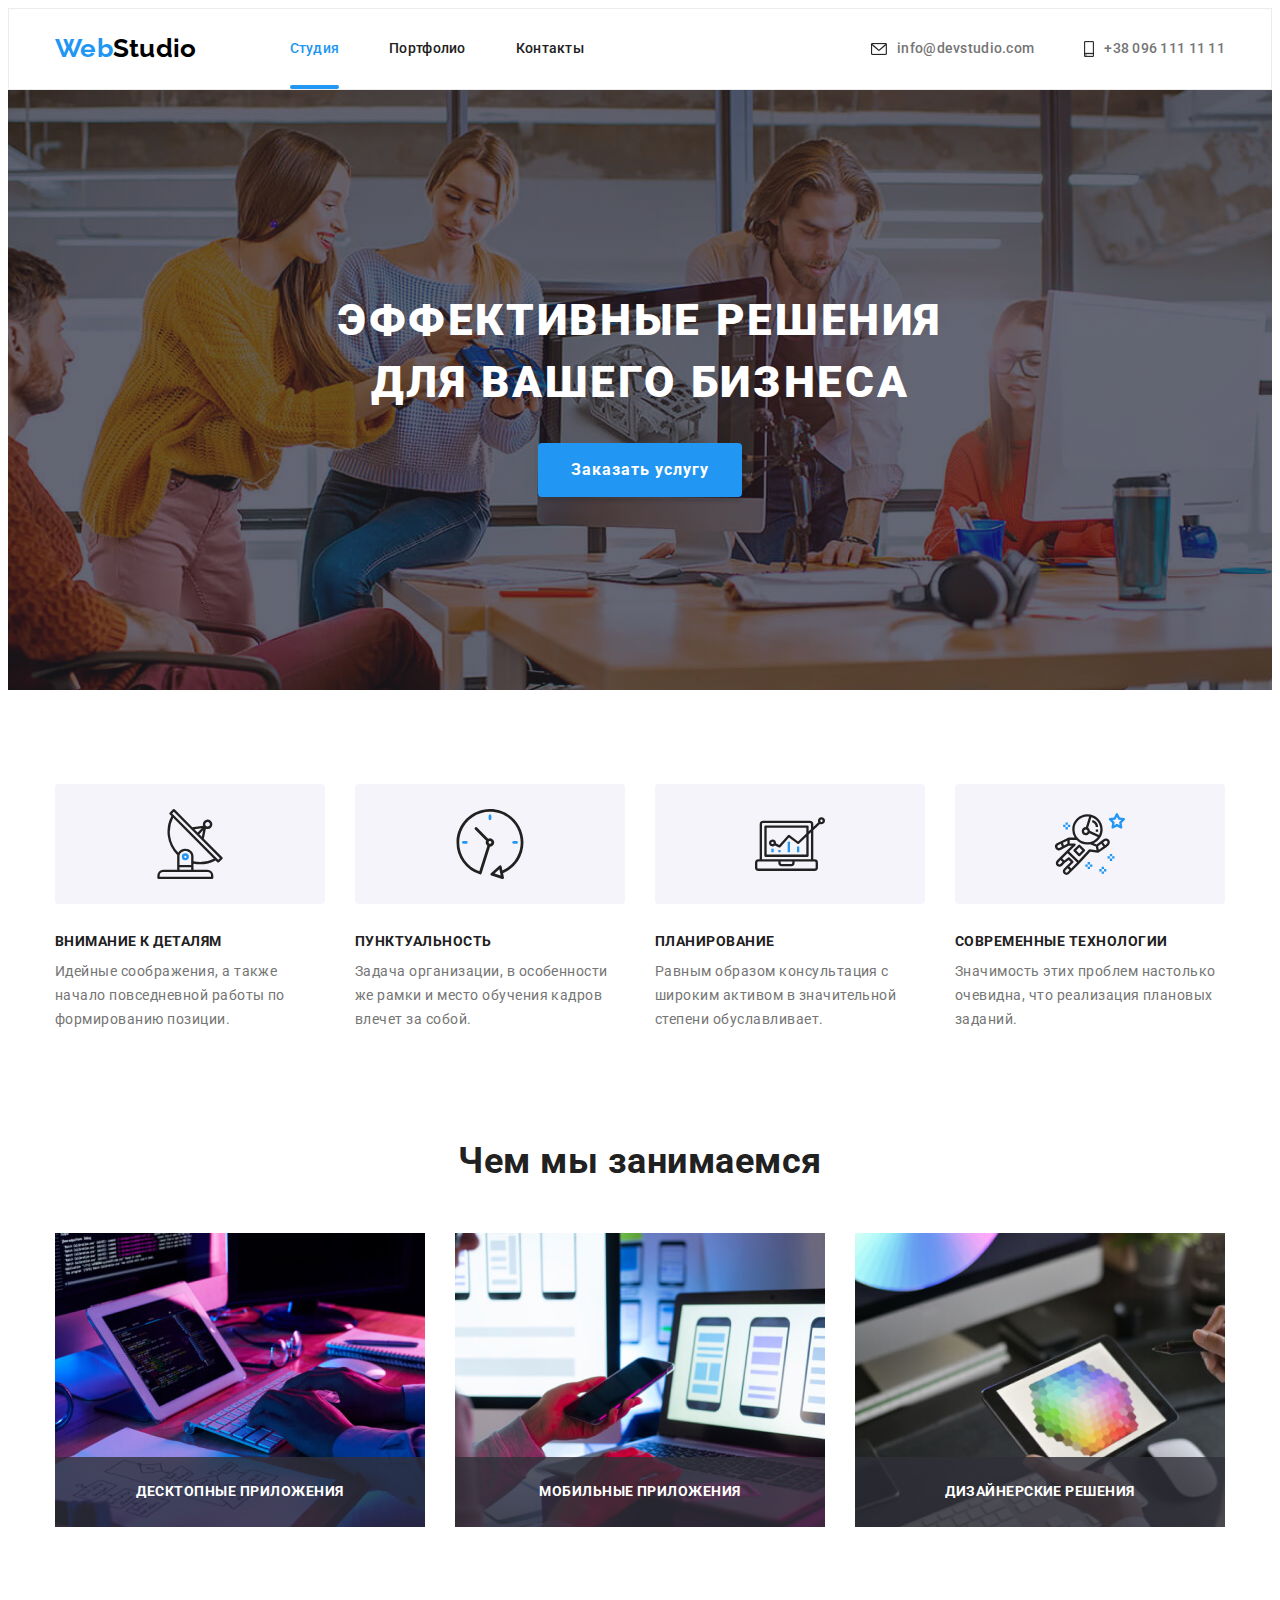
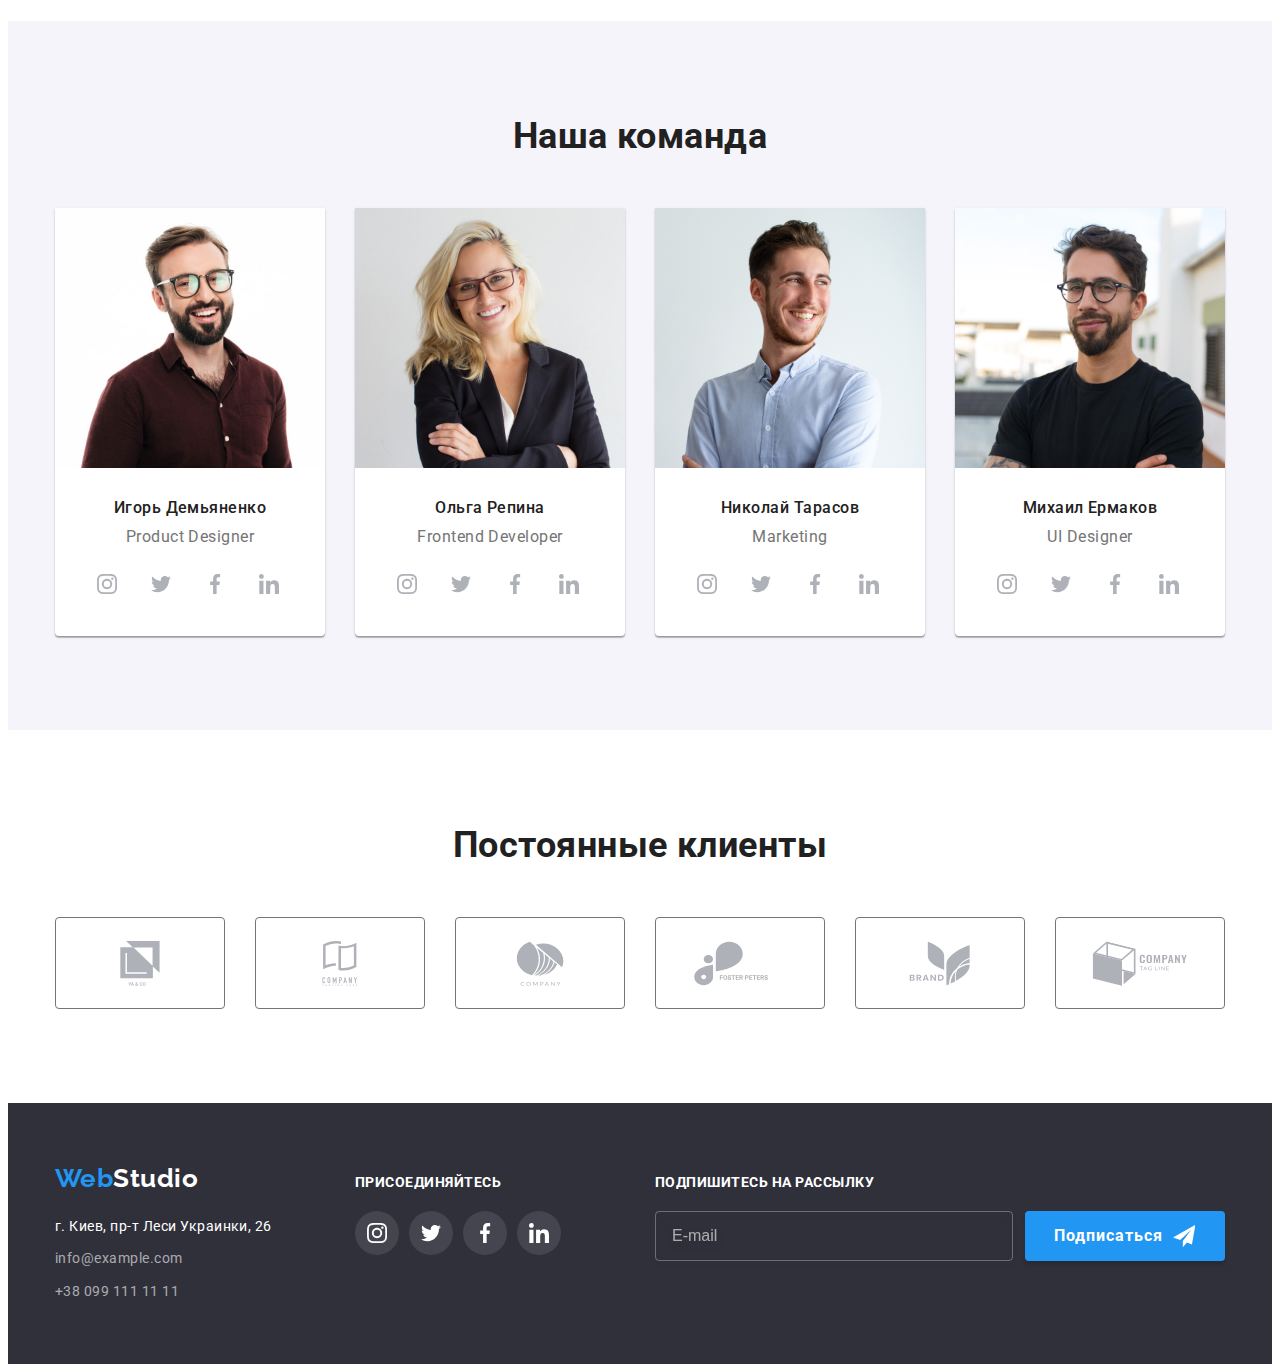
<file: index.html>
<!DOCTYPE html>
<html lang="ru">
  <head>
    <meta charset="UTF-8" />
    <meta http-equiv="X-UA-Compatible" content="IE=edge" />
    <meta name="viewport" content="width=device-width, initial-scale=1.0" />
    <title>Студия</title>
    <link
      rel="stylesheet"
      href="https://cdnjs.cloudflare.com/ajax/libs/modern-normalize/1.0.0/modern-normalize.min.css"
      integrity="sha512-ISS7cAi1PEhQ8jnbJpJZMd29NlhNj4AWYyLOSp2CE/CsHxTCu+r+t0D2yoJudVrd0/8fTVPUVDzY5Tvli75u/g=="
      crossorigin="anonymous"
    />
    <link rel="preconnect" href="https://fonts.gstatic.com" />
    <link
      rel="stylesheet"
      href="https://fonts.googleapis.com/css2?family=Raleway:wght@700&family=Roboto:wght@400;500;700;900&display=swap"
    />
    <link rel="stylesheet" href="./css/main.css" />
  </head>

  <body>
    <!-- Шапка сайта -->
    <header class="header-links">
      <div class="container full-nav">
        <nav class="main-nav">
          <!-- Лого сайта -->
          <a href="./index.html" lang="en" class="logo-accent link"
            >Web<span class="logo-header link">Studio</span></a
          >

          <!-- Навигация на другие страницы -->
          <ul class="site-nav list">
            <li class="item">
              <a href="./index.html" class="link current">Студия</a>
            </li>
            <li class="item">
              <a href="./portfolio.html" class="link">Портфолио</a>
            </li>
            <li class="item"><a href="" class="link">Контакты</a></li>
          </ul>
        </nav>

        <ul class="contacts-header list">
          <li class="item">
            <a href="mailto:info@devstudio.com" class="link">
              <svg class="contacts-icon" width="16" height="12">
                <use href="./images/icons.svg#icon-envelope"></use>
              </svg>
              info@devstudio.com</a
            >
          </li>
          <li class="item">
            <a href="tel:+380961111111" class="link">
              <svg class="contacts-icon" width="10" height="16">
                <use href="./images/icons.svg#icon-smartphone"></use>
              </svg>
              +38 096 111 11 11</a
            >
          </li>
        </ul>
      </div>
    </header>

    <main>
      <!-- Герой -->
      <section class="hero">
        <div class="container">
          <h1 class="hero-title">
            Эффективные решения
            <span class="hero-indent">для вашего бизнеса</span>
          </h1>
          <button data-modal-open type="button" class="hero-button">
            Заказать услугу
          </button>
        </div>
      </section>

      <!-- Преимущества -->
      <section class="section">
        <div class="container">
          <!-- Скрытый смысловой заголовок -->
          <h2 class="visually-hidden">Преимущества</h2>

          <ul class="list benefits">
            <li class="item">
              <div class="thumb-benefits">
                <svg class="benefits-icons-svg">
                  <use href="./images/icons.svg#icon-antenna"></use>
                </svg>
              </div>
              <h3 class="section-title-benefits">Внимание к деталям</h3>
              <p class="section-text-benefits">
                Идейные соображения, а также начало повседневной работы по
                формированию позиции.
              </p>
            </li>

            <li class="item">
              <div class="thumb-benefits">
                <svg class="benefits-icons-svg">
                  <use href="./images/icons.svg#icon-clock"></use>
                </svg>
              </div>
              <h3 class="section-title-benefits">Пунктуальность</h3>
              <p class="section-text-benefits">
                Задача организации, в особенности же рамки и место обучения
                кадров влечет за собой.
              </p>
            </li>

            <li class="item">
              <div class="thumb-benefits">
                <svg class="benefits-icons-svg">
                  <use href="./images/icons.svg#icon-diagram"></use>
                </svg>
              </div>
              <h3 class="section-title-benefits">Планирование</h3>
              <p class="section-text-benefits">
                Равным образом консультация с широким активом в значительной
                степени обуславливает.
              </p>
            </li>

            <li class="item">
              <div class="thumb-benefits">
                <svg class="benefits-icons-svg">
                  <use href="./images/icons.svg#icon-astronaut"></use>
                </svg>
              </div>
              <h3 class="section-title-benefits">Современные технологии</h3>
              <p class="section-text-benefits">
                Значимость этих проблем настолько очевидна, что реализация
                плановых заданий.
              </p>
            </li>
          </ul>
        </div>
      </section>

      <!-- Примеры работ -->
      <section class="section examples">
        <div class="container">
          <h2 class="section-title-main">Чем мы занимаемся</h2>

          <ul class="list examples">
            <li class="examples-element">
              <img
                src="./images/design1.jpg"
                alt="Программирование приложений"
                width="370"
                height="294"
              />
              <div class="overlay-examples">
                <p class="overlay-examples-text">Десктопные приложения</p>
              </div>
            </li>

            <li class="examples-element">
              <img
                src="./images/design2.jpg"
                alt="Создание дизайна приложений"
                width="370"
                height="294"
              />
              <div class="overlay-examples">
                <p class="overlay-examples-text">Мобильные приложения</p>
              </div>
            </li>

            <li class="examples-element">
              <img
                src="./images/design3.jpg"
                alt="Подбор подходящей цветовой гаммы"
                width="370"
                height="294"
              />
              <div class="overlay-examples">
                <p class="overlay-examples-text">Дизайнерские решения</p>
              </div>
            </li>
          </ul>
        </div>
      </section>

      <!-- Команда -->
      <section class="section team">
        <div class="container">
          <h2 class="section-title-main">Наша команда</h2>

          <ul class="list team">
            <li class="team-card">
              <img
                src="./images/product-designer.jpg"
                alt="Фото Игоря Демьяненко"
                width="270"
                height="260"
              />
              <div class="section-team-description">
                <h3 class="section-title-team">Игорь Демьяненко</h3>
                <p class="section-text-team" lang="en">Product Designer</p>

                <!-- Ссылки на соц. сети -->
                <ul class="social-icons">
                  <li class="social-icons-item">
                    <a
                      href=""
                      aria-label="Инстаграм"
                      class="social-icons-link"
                      target="_blank"
                      rel="noopener noreferrer"
                    >
                      <svg class="social-icons-svg">
                        <use href="./images/icons.svg#icon-instagram"></use>
                      </svg>
                    </a>
                  </li>
                  <li class="social-icons-item">
                    <a
                      href=""
                      aria-label="Твиттер"
                      class="social-icons-link"
                      target="_blank"
                      rel="noopener noreferrer"
                    >
                      <svg class="social-icons-svg">
                        <use href="./images/icons.svg#icon-twitter"></use>
                      </svg>
                    </a>
                  </li>
                  <li class="social-icons-item">
                    <a
                      href=""
                      aria-label="Фейсбук"
                      class="social-icons-link"
                      target="_blank"
                      rel="noopener noreferrer"
                    >
                      <svg class="social-icons-svg">
                        <use href="./images/icons.svg#icon-facebook"></use>
                      </svg>
                    </a>
                  </li>
                  <li class="social-icons-item">
                    <a
                      href=""
                      aria-label="Линкедин"
                      class="social-icons-link"
                      target="_blank"
                      rel="noopener noreferrer"
                    >
                      <svg class="social-icons-svg">
                        <use href="./images/icons.svg#icon-linkedin"></use>
                      </svg>
                    </a>
                  </li>
                </ul>
              </div>
            </li>

            <li class="team-card">
              <img
                src="./images/frontend-developer.jpg"
                alt="Фото Ольги Репиной"
                width="270"
                height="260"
              />
              <div class="section-team-description">
                <h3 class="section-title-team">Ольга Репина</h3>
                <p class="section-text-team" lang="en">Frontend Developer</p>

                <!-- Ссылки на соц. сети -->
                <ul class="social-icons">
                  <li class="social-icons-item">
                    <a
                      href=""
                      aria-label="Инстаграм"
                      class="social-icons-link"
                      target="_blank"
                      rel="noopener noreferrer"
                    >
                      <svg class="social-icons-svg">
                        <use href="./images/icons.svg#icon-instagram"></use>
                      </svg>
                    </a>
                  </li>
                  <li class="social-icons-item">
                    <a
                      href=""
                      aria-label="Твиттер"
                      class="social-icons-link"
                      target="_blank"
                      rel="noopener noreferrer"
                    >
                      <svg class="social-icons-svg">
                        <use href="./images/icons.svg#icon-twitter"></use>
                      </svg>
                    </a>
                  </li>
                  <li class="social-icons-item">
                    <a
                      href=""
                      aria-label="Фейсбук"
                      class="social-icons-link"
                      target="_blank"
                      rel="noopener noreferrer"
                    >
                      <svg class="social-icons-svg">
                        <use href="./images/icons.svg#icon-facebook"></use>
                      </svg>
                    </a>
                  </li>
                  <li class="social-icons-item">
                    <a
                      href=""
                      aria-label="Линкедин"
                      class="social-icons-link"
                      target="_blank"
                      rel="noopener noreferrer"
                    >
                      <svg class="social-icons-svg">
                        <use href="./images/icons.svg#icon-linkedin"></use>
                      </svg>
                    </a>
                  </li>
                </ul>
              </div>
            </li>

            <li class="team-card">
              <img
                src="./images/marketing.jpg"
                alt="Фото Николая Тарасова"
                width="270"
                height="260"
              />
              <div class="section-team-description">
                <h3 class="section-title-team">Николай Тарасов</h3>
                <p class="section-text-team" lang="en">Marketing</p>

                <!-- Ссылки на соц. сети -->
                <ul class="social-icons">
                  <li class="social-icons-item">
                    <a
                      href=""
                      aria-label="Инстаграм"
                      class="social-icons-link"
                      target="_blank"
                      rel="noopener noreferrer"
                    >
                      <svg class="social-icons-svg">
                        <use href="./images/icons.svg#icon-instagram"></use>
                      </svg>
                    </a>
                  </li>
                  <li class="social-icons-item">
                    <a
                      href=""
                      aria-label="Твиттер"
                      class="social-icons-link"
                      target="_blank"
                      rel="noopener noreferrer"
                    >
                      <svg class="social-icons-svg">
                        <use href="./images/icons.svg#icon-twitter"></use>
                      </svg>
                    </a>
                  </li>
                  <li class="social-icons-item">
                    <a
                      href=""
                      aria-label="Фейсбук"
                      class="social-icons-link"
                      target="_blank"
                      rel="noopener noreferrer"
                    >
                      <svg class="social-icons-svg">
                        <use href="./images/icons.svg#icon-facebook"></use>
                      </svg>
                    </a>
                  </li>
                  <li class="social-icons-item">
                    <a
                      href=""
                      aria-label="Линкедин"
                      class="social-icons-link"
                      target="_blank"
                      rel="noopener noreferrer"
                    >
                      <svg class="social-icons-svg">
                        <use href="./images/icons.svg#icon-linkedin"></use>
                      </svg>
                    </a>
                  </li>
                </ul>
              </div>
            </li>

            <li class="team-card">
              <img
                src="./images/ui-designer.jpg"
                alt="Фото Михаила Ермакова"
                width="270"
                height="260"
              />
              <div class="section-team-description">
                <h3 class="section-title-team">Михаил Ермаков</h3>
                <p class="section-text-team" lang="en">UI Designer</p>

                <!-- Ссылки на соц. сети -->
                <ul class="social-icons">
                  <li class="social-icons-item">
                    <a
                      href=""
                      aria-label="Инстаграм"
                      class="social-icons-link"
                      target="_blank"
                      rel="noopener noreferrer"
                    >
                      <svg class="social-icons-svg">
                        <use href="./images/icons.svg#icon-instagram"></use>
                      </svg>
                    </a>
                  </li>
                  <li class="social-icons-item">
                    <a
                      href=""
                      aria-label="Твиттер"
                      class="social-icons-link"
                      target="_blank"
                      rel="noopener noreferrer"
                    >
                      <svg class="social-icons-svg">
                        <use href="./images/icons.svg#icon-twitter"></use>
                      </svg>
                    </a>
                  </li>
                  <li class="social-icons-item">
                    <a
                      href=""
                      aria-label="Фейсбук"
                      class="social-icons-link"
                      target="_blank"
                      rel="noopener noreferrer"
                    >
                      <svg class="social-icons-svg">
                        <use href="./images/icons.svg#icon-facebook"></use>
                      </svg>
                    </a>
                  </li>
                  <li class="social-icons-item">
                    <a
                      href=""
                      aria-label="Линкедин"
                      class="social-icons-link"
                      target="_blank"
                      rel="noopener noreferrer"
                    >
                      <svg class="social-icons-svg">
                        <use href="./images/icons.svg#icon-linkedin"></use>
                      </svg>
                    </a>
                  </li>
                </ul>
              </div>
            </li>
          </ul>
        </div>
      </section>

      <!-- Постоянные клиенты -->
      <section class="section">
        <div class="container">
          <h2 class="section-title-main">Постоянные клиенты</h2>
          <ul class="list clients">
            <li class="client-card">
              <a
                href=""
                aria-label="Ya & Co"
                class="client-card-link link"
                target="_blank"
                rel="noopener noreferrer"
              >
                <svg class="client-icons-svg">
                  <use href="./images/icons.svg#icon-group"></use>
                </svg>
              </a>
            </li>

            <li class="client-card">
              <a
                href=""
                aria-label="Company Tagline Here"
                class="client-card-link link"
                target="_blank"
                rel="noopener noreferrer"
              >
                <svg class="client-icons-svg">
                  <use href="./images/icons.svg#icon-group2"></use>
                </svg>
              </a>
            </li>

            <li class="client-card">
              <a
                href=""
                aria-label="Company"
                class="client-card-link link"
                target="_blank"
                rel="noopener noreferrer"
              >
                <svg class="client-icons-svg">
                  <use href="./images/icons.svg#icon-group3"></use>
                </svg>
              </a>
            </li>

            <li class="client-card">
              <a
                href=""
                aria-label="Foster Peters"
                class="client-card-link link"
                target="_blank"
                rel="noopener noreferrer"
              >
                <svg class="client-icons-svg">
                  <use href="./images/icons.svg#icon-group4"></use>
                </svg>
              </a>
            </li>

            <li class="client-card">
              <a
                href=""
                aria-label="Brand"
                class="client-card-link link"
                target="_blank"
                rel="noopener noreferrer"
              >
                <svg class="client-icons-svg">
                  <use href="./images/icons.svg#icon-group5"></use>
                </svg>
              </a>
            </li>

            <li class="client-card">
              <a
                href=""
                aria-label="Company Tag Line"
                class="client-card-link link"
                target="_blank"
                rel="noopener noreferrer"
              >
                <svg class="client-icons-svg">
                  <use href="./images/icons.svg#icon-group6"></use>
                </svg>
              </a>
            </li>
          </ul>
        </div>
      </section>
    </main>

    <!-- Футер -->
    <footer class="footer-links">
      <div class="container">
        <div class="address">
          <a href="./index.html" lang="en" class="logo-accent link"
            >Web<span class="logo-footer link">Studio</span></a
          >

          <address>
            <ul class="list">
              <li class="footer-address">
                <a
                  class="map-link link"
                  href="https://goo.gl/maps/onrn5g9ZaPqnStBHA"
                  target="_blank"
                  rel="noopener noreferrer"
                  >г. Киев, пр-т Леси Украинки, 26</a
                >
              </li>
              <li class="contacts-footer">
                <a href="mailto:info@example.com" class="link"
                  >info@example.com</a
                >
              </li>
              <li class="contacts-footer">
                <a href="tel:+380991111111" class="link">+38 099 111 11 11</a>
              </li>
            </ul>
          </address>
        </div>

        <!-- Ссылки на соц. сети -->
        <div class="social-media-footer">
          <p class="social-media-text">присоединяйтесь</p>
          <ul class="social-icons-footer list">
            <li class="social-icons-item">
              <a
                href=""
                aria-label="Инстаграм"
                class="social-icons-link"
                target="_blank"
                rel="noopener noreferrer"
              >
                <svg class="footer social-icons-svg">
                  <use href="./images/icons.svg#icon-instagram"></use>
                </svg>
              </a>
            </li>
            <li class="social-icons-item">
              <a
                href=""
                aria-label="Твиттер"
                class="social-icons-link"
                target="_blank"
                rel="noopener noreferrer"
              >
                <svg class="social-icons-svg">
                  <use href="./images/icons.svg#icon-twitter"></use>
                </svg>
              </a>
            </li>
            <li class="social-icons-item">
              <a
                href=""
                aria-label="Фейсбук"
                class="social-icons-link"
                target="_blank"
                rel="noopener noreferrer"
              >
                <svg class="social-icons-svg">
                  <use href="./images/icons.svg#icon-facebook"></use>
                </svg>
              </a>
            </li>
            <li class="social-icons-item">
              <a
                href=""
                aria-label="Линкедин"
                class="social-icons-link"
                target="_blank"
                rel="noopener noreferrer"
              >
                <svg class="social-icons-svg">
                  <use href="./images/icons.svg#icon-linkedin"></use>
                </svg>
              </a>
            </li>
          </ul>
        </div>

        <!-- Подписаться на рассылку в футере -->
        <div class="subscription-footer">
          <form autocomplete="off" class="footer-form">
            <p class="social-media-text">Подпишитесь на рассылку</p>
            <div>
              <label class="form-field">
                <input
                  type="email"
                  class="form-input"
                  name="email"
                  placeholder="E-mail"
                />
              </label>

              <button class="mail-submit-btn" type="submit">
                Подписаться
                <svg class="footer-form-svg">
                  <use href="./images/icons.svg#icon-send"></use>
                </svg>
              </button>
            </div>
          </form>
        </div>
      </div>
    </footer>

    <!-- Модальное окно -->
    <div data-modal class="backdrop is-hidden">
      <div class="modal">
        <button
          data-modal-close
          class="modal-close"
          aria-label="Закрыть"
          type="submit"
        >
          <svg class="modal-close-svg">
            <use href="./images/icons.svg#icon-close"></use>
          </svg>
        </button>

        <form autocomplete="off" class="modal-form">
          <p class="text-modal">Оставьте свои данные, мы вам перезвоним</p>
          <label class="form-field">
            Имя
            <span class="modal-wrapper">
              <input
                type="text"
                class="form-input"
                name="name"
                pattern="^[a-zA-ZА-Яа-яЁё\s]+$"
              />
              <svg class="modal-form-svg">
                <use href="./images/icons.svg#icon-person"></use>
              </svg>
            </span>
          </label>

          <label class="form-field">
            Телефон
            <span class="modal-wrapper">
              <input
                type="tel"
                class="form-input"
                name="phone_number"
                pattern="[0-9]{5,10}"
              />
              <svg class="modal-form-svg">
                <use href="./images/icons.svg#icon-phone"></use>
              </svg>
            </span>
          </label>

          <label class="form-field">
            Почта
            <span class="modal-wrapper">
              <input type="email" class="form-input" name="email" />
              <svg class="modal-form-svg">
                <use href="./images/icons.svg#icon-email"></use>
              </svg>
            </span>
          </label>

          <label class="form-field">
            <span class="comment">Комментарий</span>
            <textarea name="comment" placeholder="Введите текст"></textarea>
          </label>

          <input
            required
            type="checkbox"
            name="terms-checkbox"
            class="checkbox visually-hidden"
            id="checkbox"
          />
          <label class="checkbox-label" for="checkbox">
            Соглашаюсь с рассылкой и принимаю
            <a class="terms" href="#" target="_blank" rel="noopener noreferrer"
              >Условия договора</a
            >
          </label>

          <button class="modal-submit-btn" type="submit">Отправить</button>
        </form>
      </div>
    </div>
    <script src="./js/modal.js"></script>
  </body>
</html>
</file>
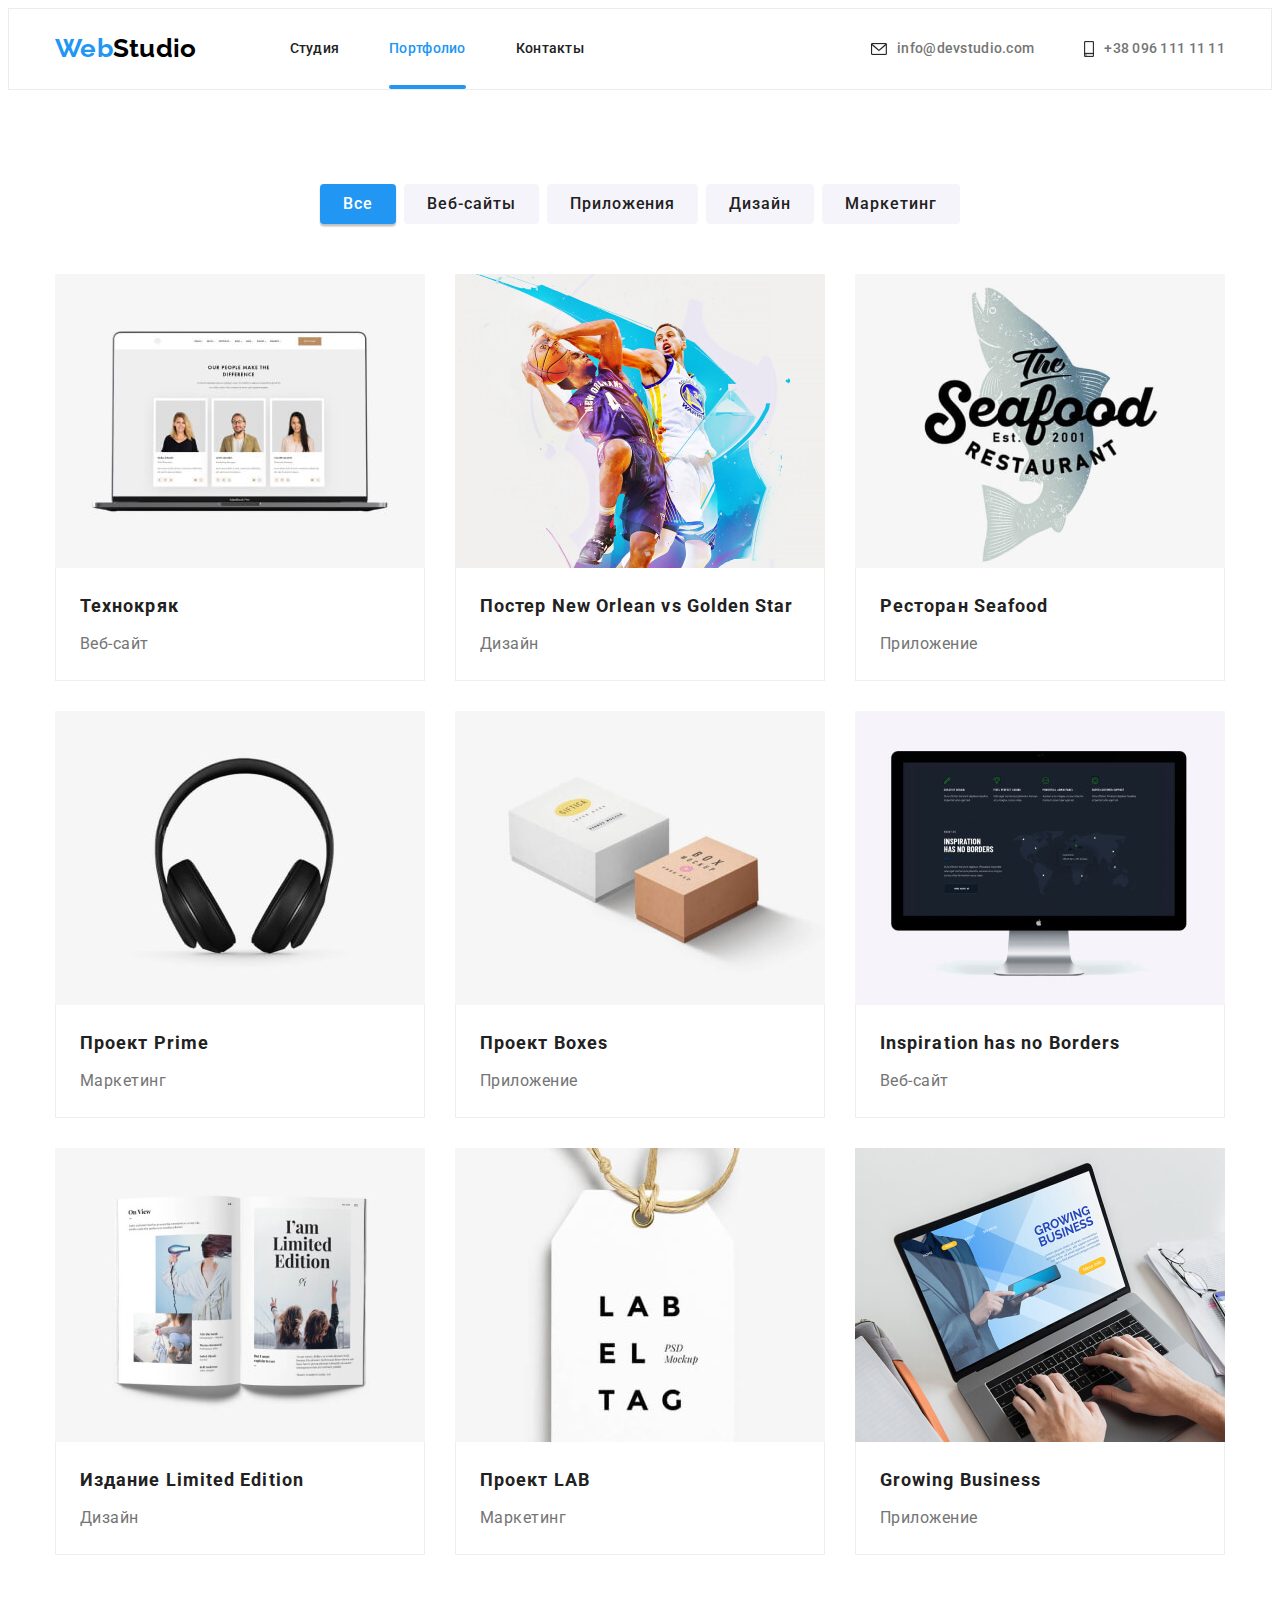
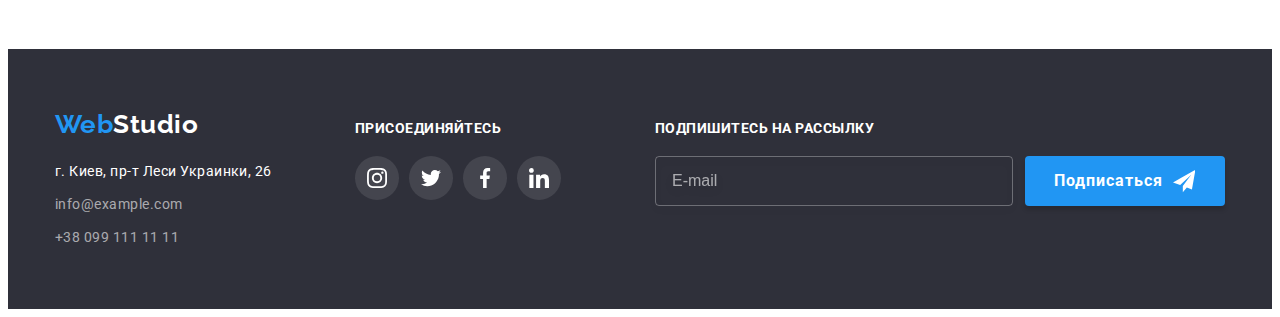
<file: portfolio.html>
<!DOCTYPE html>
<html lang="ru">
  <head>
    <meta charset="UTF-8" />
    <meta http-equiv="X-UA-Compatible" content="IE=edge" />
    <meta name="viewport" content="width=device-width, initial-scale=1.0" />
    <title>Портфолио</title>
    <link
      rel="stylesheet"
      href="https://cdnjs.cloudflare.com/ajax/libs/modern-normalize/1.0.0/modern-normalize.min.css"
      integrity="sha512-ISS7cAi1PEhQ8jnbJpJZMd29NlhNj4AWYyLOSp2CE/CsHxTCu+r+t0D2yoJudVrd0/8fTVPUVDzY5Tvli75u/g=="
      crossorigin="anonymous"
    />
    <link rel="preconnect" href="https://fonts.gstatic.com" />
    <link
      href="https://fonts.googleapis.com/css2?family=Raleway:wght@700&family=Roboto:wght@400;500;700;900&display=swap"
      rel="stylesheet"
    />
    <link rel="stylesheet" href="./css/main.css" />
  </head>

  <body>
    <!-- Шапка сайта -->
    <header class="header-links">
      <div class="container main-nav">
        <nav class="main-nav">
          <!-- Лого сайта -->
          <a href="./index.html" lang="en" class="logo-accent link"
            >Web<span class="logo-header link">Studio</span></a
          >

          <!-- Навигация на другие страницы -->
          <ul class="site-nav list">
            <li class="item"><a href="./index.html" class="link">Студия</a></li>
            <li class="item">
              <a href="./portfolio.html" class="link current">Портфолио</a>
            </li>
            <li class="item"><a href="" class="link">Контакты</a></li>
          </ul>
        </nav>

        <ul class="contacts-header list">
          <li class="item">
            <a href="mailto:info@devstudio.com" class="link">
              <svg class="contacts-icon" width="16" height="12">
                <use href="./images/icons.svg#icon-envelope"></use>
              </svg>
              info@devstudio.com</a
            >
          </li>
          <li class="item">
            <a href="tel:+380961111111" class="link">
              <svg class="contacts-icon" width="10" height="16">
                <use href="./images/icons.svg#icon-smartphone"></use>
              </svg>
              +38 096 111 11 11</a
            >
          </li>
        </ul>
      </div>
    </header>

    <main>
      <!-- Секция с проектами -->
      <section class="section">
        <div class="container">
          <!-- Скрытый смысловой заголовок -->
          <h1 class="visually-hidden">Наши проекты</h1>

          <!-- Фильтр с кнопками -->
          <ul class="list filter">
            <li class="filter-item">
              <button type="button" class="portfolio-button current">
                Все
              </button>
            </li>
            <li class="filter-item">
              <button type="button" class="portfolio-button">Веб-сайты</button>
            </li>
            <li class="filter-item">
              <button type="button" class="portfolio-button">Приложения</button>
            </li>
            <li class="filter-item">
              <button type="button" class="portfolio-button">Дизайн</button>
            </li>
            <li class="filter-item">
              <button type="button" class="portfolio-button">Маркетинг</button>
            </li>
          </ul>

          <!-- Примеры работ -->
          <ul class="list flex">
            <li class="flex-element">
              <!--<div class="flex-actions"> </div>-->
              <a class="flex-element-link" href="">
                <div class="flex-img">
                  <img
                    src="./images/techcrack.jpg"
                    alt="Главная страница веб-сайта"
                    width="370"
                    height="294"
                  />
                  <div class="overlay-project">
                    <p class="overlay-project-text">
                      Технокряк это современная площадка распространения
                      коронавируса. Компании используют эту платформу для
                      цифрового шпионажа и атак на защищённые сервера
                      конкурентов.
                    </p>
                  </div>
                </div>
                <div class="section-project-description">
                  <h2 class="section-title-project">Технокряк</h2>
                  <p class="section-text-project">Веб-сайт</p>
                </div>
              </a>
            </li>

            <li class="flex-element">
              <a class="flex-element-link" href="">
                <div class="flex-img">
                  <img
                    src="./images/poster.jpg"
                    alt="Постер для баскетбольного матча"
                    width="370"
                    height="294"
                  />
                  <div class="overlay-project">
                    <p class="overlay-project-text">
                      Технокряк это современная площадка распространения
                      коронавируса. Компании используют эту платформу для
                      цифрового шпионажа и атак на защищённые сервера
                      конкурентов.
                    </p>
                  </div>
                </div>
                <div class="section-project-description">
                  <h2 class="section-title-project">
                    Постер <span lang="en">New Orlean vs Golden Star</span>
                  </h2>
                  <p class="section-text-project">Дизайн</p>
                </div>
              </a>
            </li>

            <li class="flex-element">
              <a class="flex-element-link" href="">
                <div class="flex-img">
                  <img
                    src="./images/seafood.jpg"
                    alt="Логотип приложения ресторана"
                    width="370"
                    height="294"
                  />
                  <div class="overlay-project">
                    <p class="overlay-project-text">
                      Технокряк это современная площадка распространения
                      коронавируса. Компании используют эту платформу для
                      цифрового шпионажа и атак на защищённые сервера
                      конкурентов.
                    </p>
                  </div>
                </div>
                <div class="section-project-description">
                  <h2 class="section-title-project">
                    Ресторан <span lang="en">Seafood</span>
                  </h2>
                  <p class="section-text-project">Приложение</p>
                </div>
              </a>
            </li>

            <li class="flex-element">
              <a class="flex-element-link" href="">
                <div class="flex-img">
                  <img
                    src="./images/prime.jpg"
                    alt="Наушники как заставка проекта"
                    width="370"
                    height="294"
                  />
                  <div class="overlay-project">
                    <p class="overlay-project-text">
                      Технокряк это современная площадка распространения
                      коронавируса. Компании используют эту платформу для
                      цифрового шпионажа и атак на защищённые сервера
                      конкурентов.
                    </p>
                  </div>
                </div>
                <div class="section-project-description">
                  <h2 class="section-title-project">
                    Проект <span lang="en">Prime</span>
                  </h2>
                  <p class="section-text-project" lang="en">Маркетинг</p>
                </div>
              </a>
            </li>

            <li class="flex-element">
              <a class="flex-element-link" href="">
                <div class="flex-img">
                  <img
                    src="./images/boxes.jpg"
                    alt="Два макета коробок из проекта"
                    width="370"
                    height="294"
                  />
                  <div class="overlay-project">
                    <p class="overlay-project-text">
                      Технокряк это современная площадка распространения
                      коронавируса. Компании используют эту платформу для
                      цифрового шпионажа и атак на защищённые сервера
                      конкурентов.
                    </p>
                  </div>
                </div>
                <div class="section-project-description">
                  <h2 class="section-title-project">
                    Проект <span lang="en">Boxes</span>
                  </h2>
                  <p class="section-text-project">Приложение</p>
                </div>
              </a>
            </li>

            <li class="flex-element">
              <a class="flex-element-link" href="">
                <div class="flex-img">
                  <img
                    src="./images/inspiration.jpg"
                    alt="Главная страница веб-сайта"
                    width="370"
                    height="294"
                  />
                  <div class="overlay-project">
                    <p class="overlay-project-text">
                      Технокряк это современная площадка распространения
                      коронавируса. Компании используют эту платформу для
                      цифрового шпионажа и атак на защищённые сервера
                      конкурентов.
                    </p>
                  </div>
                </div>
                <div class="section-project-description">
                  <h2 class="section-title-project" lang="en">
                    Inspiration has no Borders
                  </h2>
                  <p class="section-text-project">Веб-сайт</p>
                </div>
              </a>
            </li>

            <li class="flex-element">
              <a class="flex-element-link" href="">
                <div class="flex-img">
                  <img
                    src="./images/limited-edition.jpg"
                    alt="Разворот журнала"
                    width="370"
                    height="294"
                  />
                  <div class="overlay-project">
                    <p class="overlay-project-text">
                      Технокряк это современная площадка распространения
                      коронавируса. Компании используют эту платформу для
                      цифрового шпионажа и атак на защищённые сервера
                      конкурентов.
                    </p>
                  </div>
                </div>
                <div class="section-project-description">
                  <h2 class="section-title-project">
                    Издание <span lang="en">Limited Edition</span>
                  </h2>
                  <p class="section-text-project">Дизайн</p>
                </div>
              </a>
            </li>

            <li class="flex-element">
              <a class="flex-element-link" href="">
                <div class="flex-img">
                  <img
                    src="./images/lab.jpg"
                    alt="Макет лейбла из проекта"
                    width="370"
                    height="294"
                  />
                  <div class="overlay-project">
                    <p class="overlay-project-text">
                      Технокряк это современная площадка распространения
                      коронавируса. Компании используют эту платформу для
                      цифрового шпионажа и атак на защищённые сервера
                      конкурентов.
                    </p>
                  </div>
                </div>
                <div class="section-project-description">
                  <h2 class="section-title-project">
                    Проект <span lang="en">LAB</span>
                  </h2>
                  <p class="section-text-project">Маркетинг</p>
                </div>
              </a>
            </li>

            <li class="flex-element">
              <a class="flex-element-link" href="">
                <div class="flex-img">
                  <img
                    src="./images/growing-business.jpg"
                    alt="Главная страница приложения"
                    width="370"
                    height="294"
                  />
                  <div class="overlay-project">
                    <p class="overlay-project-text">
                      Технокряк это современная площадка распространения
                      коронавируса. Компании используют эту платформу для
                      цифрового шпионажа и атак на защищённые сервера
                      конкурентов.
                    </p>
                  </div>
                </div>
                <div class="section-project-description">
                  <h2 class="section-title-project" lang="en">
                    Growing Business
                  </h2>
                  <p class="section-text-project">Приложение</p>
                </div>
              </a>
            </li>
          </ul>
        </div>
      </section>
    </main>

    <!-- Футер -->
    <footer class="footer-links">
      <div class="container">
        <div class="address">
          <a href="./index.html" lang="en" class="logo-accent link"
            >Web<span class="logo-footer link">Studio</span></a
          >

          <address>
            <ul class="list">
              <li class="footer-address">
                <a
                  class="map-link link"
                  href="https://goo.gl/maps/onrn5g9ZaPqnStBHA"
                  target="_blank"
                  rel="noopener noreferrer"
                  >г. Киев, пр-т Леси Украинки, 26</a
                >
              </li>
              <li class="contacts-footer">
                <a href="mailto:info@example.com" class="link"
                  >info@example.com</a
                >
              </li>
              <li class="contacts-footer">
                <a href="tel:+380991111111" class="link">+38 099 111 11 11</a>
              </li>
            </ul>
          </address>
        </div>

        <!-- Ссылки на соц. сети -->
        <div class="social-media-footer">
          <p class="social-media-text">присоединяйтесь</p>
          <ul class="social-icons-footer list">
            <li class="social-icons-item">
              <a
                href=""
                aria-label="Инстаграм"
                class="social-icons-link"
                target="_blank"
                rel="noopener noreferrer"
              >
                <svg class="footer social-icons-svg">
                  <use href="./images/icons.svg#icon-instagram"></use>
                </svg>
              </a>
            </li>
            <li class="social-icons-item">
              <a
                href=""
                aria-label="Твиттер"
                class="social-icons-link"
                target="_blank"
                rel="noopener noreferrer"
              >
                <svg class="social-icons-svg">
                  <use href="./images/icons.svg#icon-twitter"></use>
                </svg>
              </a>
            </li>
            <li class="social-icons-item">
              <a
                href=""
                aria-label="Фейсбук"
                class="social-icons-link"
                target="_blank"
                rel="noopener noreferrer"
              >
                <svg class="social-icons-svg">
                  <use href="./images/icons.svg#icon-facebook"></use>
                </svg>
              </a>
            </li>
            <li class="social-icons-item">
              <a
                href=""
                aria-label="Линкедин"
                class="social-icons-link"
                target="_blank"
                rel="noopener noreferrer"
              >
                <svg class="social-icons-svg">
                  <use href="./images/icons.svg#icon-linkedin"></use>
                </svg>
              </a>
            </li>
          </ul>
        </div>

        <!-- Подписаться на рассылку в футере -->
        <div class="subscription-footer">
          <form autocomplete="off" class="footer-form">
            <p class="social-media-text">Подпишитесь на рассылку</p>
            <div>
              <label class="form-field">
                <input
                  type="email"
                  class="form-input"
                  name="email"
                  placeholder="E-mail"
                />
              </label>

              <button class="mail-submit-btn" type="submit">
                Подписаться
                <svg class="footer-form-svg">
                  <use href="./images/icons.svg#icon-send"></use>
                </svg>
              </button>
            </div>
          </form>
        </div>
      </div>
    </footer>
  </body>
</html>
</file>
<file: css/main.css>
/* 
* Палитра 
*/

:root {
   --main-font: 'Roboto', sans-serif;
   --logo-font: 'Raleway', sans-serif;
   --accent-color: #2196f3;
   --body-hero-color: #fff;
   --title-color: #212121;
   --footer-contacts-color: rgba(255,255,255,.6);
   --main-text-color: #757575;
   --header-studio-color: #000;
   --hero-btn-shadow: 0px 4px 4px rgba(0,0,0,.15);
   --team-box-shadow: 0px 1px 3px rgba(0,0,0,0.12), 0px 1px 1px rgba(0,0,0,.14), 0px 2px 1px rgba(0,0,0,.2);
   --project-hover: 0px 1px 1px rgba(0,0,0,.12), 0px 4px 4px rgba(0,0,0,.06), 1px 4px 6px rgba(0,0,0,.16);
   --header-border: #ececec;
   --project-border: #eee;
   --bcg-team-color: #f5f4fa;
   --bcg-footer-color: #2f303a;
   --bcg-hero-color: #c4c4c4;
   --hero-overlay: rgba(47,48,58,.4), rgba(47,48,58,.4);
   --portfolio-btn-shadow: 0px 3px 1px rgba(0,0,0,.1), 0px 1px 2px rgba(0,0,0,.08), 0px 2px 2px rgba(0,0,0,.12);
   --social-icons-team: #afb1b8;
   --bcg-footer-icons: rgba(255,255,255,.1);
   --backdrop-color:  rgba(0,0,0,.2);
   --modal-window-shadow: 0px 1px 3px rgba(0,0,0,.12), 0px 1px 1px rgba(0,0,0,.14), 0px 2px 1px rgba(0,0,0,.2);
   --modal-close-btn: #0000001A;
   --trans-duration: 250ms;
   --trans-timing: cubic-bezier(.4,0,.2,1);
   --overlay-portfolio-bcg: rgba(33,150,243,.9);
   --overlay-examples-bcg: rgba(47,48,58,.8);
   --modal-fields-border: rgba(33,33,33,.2);
   --placeholder-modal: rgba(117,117,117,.5);
   --placeholder-footer: rgba(255,255,255,.6);
   --border-footer-mail: rgba(255,255,255,.3);
   --input-footer-mail: drop-shadow(0px 4px 4px rgba(0,0,0,.15));
   --btn-bcg-focus: #188CE8;
}

/* 
* Общие стили для хедера (лого, навигация, контакты) и шрифты
*/


html { box-sizing: border-box; }

*,
*::after,
*::before {
	box-sizing: inherit;
}

h1,
h2,
h3,
h4,
h5,
h6,
p {
	margin-top: 0;
}

body {
   font-family: var(--main-font);
   letter-spacing: .03em;
   color: var(--main-text-color);

   background-color: var(--body-hero-color);
}

.list { 
   list-style: none; 
   padding-left: 0;
	margin: 0;
}

.flex-element-link,
.link { 
   text-decoration: none; 
}

.section { padding: 94px 0; }

.container {
   width: 1200px;
   padding-left: 15px;
   padding-right: 15px;
   margin: 0 auto;
}

.full-nav,
.main-nav {
   display: flex;
   align-items: center;
}

.header-links {
   font-size: 14px;
   font-weight: 500;
   line-height: 1.14;
   letter-spacing: .02em;

   border: 1px solid var(--header-border);
}

.logo-accent {
   font-family: var(--logo-font);
   font-size: 26px;
   font-weight: 700;
   line-height: 1.2;
}

.header-links .logo-accent {
   padding-top: 24px;
   padding-bottom: 25px;
}

.logo-header {
   font-family: var(--logo-font);
   font-size: 26px;
   font-weight: 700;
   line-height: 1.2;
   color: var(--header-studio-color);

   transition: color var(--trans-duration) var(--trans-timing);
}

.logo-accent,
.logo-header:hover,
.logo-header:focus,
.site-nav .link:hover,
.site-nav .link:focus,
.site-nav .link.current,
.contacts-header .link:hover,
.contacts-header .link:focus {
   color: var(--accent-color);
}

.site-nav { 
   display: flex;
   margin-left: 93px;
}

.site-nav .item:not(:last-child) { margin-right: 50px; }

.site-nav .link { 
   display: block;
   padding-top: 32px;
   padding-bottom: 32px;

   color: var(--title-color); 

   transition: color var(--trans-duration) var(--trans-timing);
}

.site-nav .current { position: relative; }

.site-nav .current::after {
   position: absolute;
   bottom: 0;

   display: block;
   width: 100%;
   height: 4px;

   background-color: var(--accent-color);
   border-radius: 2px;
   content: "";
}

.contacts-header { 
   display: flex; 
   margin-left: auto;
}

.contacts-header .item + .item { margin-left: 50px; }

.contacts-header .link { 
   display: flex;
   align-items: center;
   padding-top: 32px;
   padding-bottom: 32px;

   color: var(--main-text-color); 

   transition: color var(--trans-duration) var(--trans-timing);
}

.contacts-icon { 
   margin-right: 10px;

   stroke: currentColor;
}

/* 
* Общие стили для основного контента (стиль текста, списков, кнопок и ссылок)
*/

.section-title-main {
   margin-bottom: 50px;

   font-size: 36px;
   font-weight: 700;
   line-height: 1.2;
   color: var(--title-color);
   text-align: center;
}

.visually-hidden {
   position: absolute;

   width: 1px;
   height: 1px;
   padding: 0;
   margin: -1px;

   white-space: nowrap;
   clip-path: inset(100%);
   clip: rect(0 0 0 0);
   overflow: hidden;

   border: 0;
}

img {
   display: block;
   height: auto;
   max-width: 100%;
   margin: 0;
}

/* 
* Основной контент страницы "Студия" (герой, преимущества, примеры работ и презентация команды)
*/

/* Герой - главный баннер (слоган и кнопка "Заказать услугу") */ 
.hero { 
   height: 600px;
   max-width: 1600px;
   padding-top: 200px;
   padding-bottom: 200px;
   margin-left: auto;
   margin-right: auto;

   text-align: center; 

   background-color: var(--bcg-hero-color);
   background-image: linear-gradient(to top, var(--hero-overlay)), url(../images/hero.jpg);
   background-position: center;
   background-repeat: no-repeat;
   background-size: cover;
}

.hero-title {
   margin-bottom: 30px;

   font-size: 44px;
   font-weight: 900;
   line-height: 1.4;
   letter-spacing: .06em;
   color: var(--body-hero-color);
   text-transform: uppercase;
}

.hero-indent { display: block; }

.portfolio-button,
.mail-submit-btn,
.modal-submit-btn,
.hero-button {
   min-width: 200px;
   padding: 10px 32px;

   font-family: inherit;
   font-size: 16px;
   font-weight: 700;
   line-height: 2;
   letter-spacing: .06em;
   color: var(--body-hero-color);
   text-align: center;
   cursor: pointer;

   background-color: var(--accent-color);
   border: 1px solid transparent;
   border-radius: 4px;
   box-shadow: var(--hero-btn-shadow);
   transition: background-color var(--trans-duration) var(--trans-timing);
}

.mail-submit-btn:hover,
.mail-submit-btn:focus,
.modal-submit-btn:hover,
.modal-submit-btn:focus,
.hero-button:hover,
.hero-button:focus {
   background-color: var(--btn-bcg-focus);
}

/* Преимущества работы со студией */
.benefits { display: flex; }

.benefits .item { width: 270px; }

.benefits .item:not(:last-child) { margin-right: 30px; }

.thumb-benefits { 
   display: flex;
   align-items: center;
   justify-content: center;

   height: 120px;
   margin-bottom: 30px;

   background-color: var(--bcg-team-color); 
   border-radius: 4px;
}

.benefits-icons-svg { height: 70px; }

.overlay-examples-text,
.section-title-benefits {
   font-size: 14px;
   font-weight: 700;
   line-height: 1.14;
   color: var(--title-color);
   text-transform: uppercase;
}

.section-title-benefits,
.section-title-team {
   margin-bottom: 10px;
}

.section-text-benefits {
   font-size: 14px;
   line-height: 1.7;   
}

/* Примеры работ */
.examples { padding-top: 0; }

.examples .list { display: flex; }

.examples-element:not(:last-child) { margin-right: 30px; }

.examples-element { position: relative; }

.overlay-examples {
   position: absolute;
   bottom: 0;
   left: 0;

   display: flex;
   align-items: center;
   justify-content: center;
   width: 100%;
   height: 70px;

   background-color: var(--overlay-examples-bcg);
}

.overlay-examples-text {
   margin: 0;

   color: var(--body-hero-color);
}

/* Команда - секция с именами, должностями и фото */
.team { background-color: var(--bcg-team-color); }

.team .list { display: flex; }

.team-card { 
   width: 270px;
   margin-right: 0;

   background: var(--body-hero-color);
   border-radius: 0px 0px 4px 4px;
   box-shadow: var(--team-box-shadow);
}

.team-card:not(:last-child) { margin-right: 30px; }

.section-team-description { padding: 30px; }

.section-title-team {
   font-size: 16px;
   font-weight: 500;
   line-height: 1.2;
   color: var(--title-color);
   text-align: center;
}

.section-text-team {
   margin-bottom: 16px;

   font-size: 16px;
   line-height: 1.2;
   text-align: center;
}

/* Ссылки на соц. сети в команде */
.social-icons-footer,
.social-icons {
   display: inline-flex;
   padding-left: 0;

   list-style: none; 
}

.social-icons-item:not(:last-child) { margin-right: 10px; }

.social-icons-link {
   display: flex;
   align-items: center;
   justify-content: center;
   width: 44px;
   height: 44px;

   border-radius: 50%;
   transition: fill var(--trans-duration) var(--trans-timing), background-color var(--trans-duration) var(--trans-timing);
}

.social-icons-svg {
   width: 20px;
   height: 20px;

   fill: var(--social-icons-team);

   transition: fill var(--trans-duration) var(--trans-timing);
}

.social-icons-link:hover .social-icons-svg, 
.social-icons-link:focus .social-icons-svg { 
   fill: var(--body-hero-color); 
}

.social-icons-link:hover,
.social-icons-link:focus { 
   background-color: var(--accent-color); 
}

/* Постоянные клиенты */
.clients {
   display: flex;
   align-items: center;
   justify-content: center;
}

.client-card:not(:last-child) { margin-right: 30px; }

.client-card-link {
   display: flex;
   align-items: center;
   justify-content: center;
   height: 92px;
   width: 170px;

   border: 1px solid var(--main-text-color);
   box-sizing: border-box;
   border-radius: 4px;
   transition: fill var(--trans-duration) var(--trans-timing), border-color var(--trans-duration) var(--trans-timing);
}

.client-icons-svg { 
   width: 106px;
   height: 45px;

   fill: var(--social-icons-team);
   transition: fill var(--trans-duration) var(--trans-timing);
}

.client-card-link:hover,
.client-card-link:focus,
.client-card-link:hover .client-icons-svg,
.client-card-link:focus .client-icons-svg { 
   fill: var(--accent-color); 
   border-color: var(--accent-color);
}

/* 
* Общие стили для футера (лого, ссылки с адресом и контактами)
*/

.footer-links {
   padding: 60px 15px;
   margin: 0 auto;

   background-color: var(--bcg-footer-color);
}

.footer-links .container { 
   display: flex;
   width: 1200px;
   align-items: baseline;
   flex-wrap: nowrap;

   font-family: var(--main-font); 
}

.social-media-footer { margin-right: 30px; }

address { margin-top: 20px; }

.address,
.social-media-footer {
   width: 270px;
}

.footer-links .address { 
   margin-right: 30px; 
}

.logo-footer {
   font-family: var(--logo-font);
   font-size: 26px;
   font-weight: 700;
   line-height: 1.2;
}

.map-link,
.logo-footer {
   color: var(--body-hero-color);

   transition: color var(--trans-duration) var(--trans-timing);
}

.contacts-footer { margin-top: 9px; }

.contacts-footer .link { 
   color: var(--footer-contacts-color); 

   transition: color var(--trans-duration) var(--trans-timing);
}

.map-link,
.contacts-footer {
   font-size: 14px;
   font-style: normal;
   line-height: 1.7;
}

.logo-footer:hover,
.logo-footer:focus,
.map-link:hover,
.map-link:focus,
.contacts-footer .link:hover,
.contacts-footer .link:focus {
   color: var(--accent-color);
}

/* Ссылки на соц. сети в футере */
.social-media-text {
   margin-bottom: 20px;

   font-style: normal;
   font-size: 14px;
   font-weight: 700;
   line-height: 1.17;
   color: var(--body-hero-color);
   text-transform: uppercase;
}

.social-icons-footer .social-icons-svg { fill: var(--body-hero-color); }

.social-icons-footer .social-icons-link { 
   background-color: var(--bcg-footer-icons); 
   transition: background-color var(--trans-duration) var(--trans-timing);
}

.social-icons-link:hover,
.social-icons-link:focus { 
   background-color: var(--accent-color); 
}

/* Подписаться на рассылку в футере */
.subscription-footer {
   margin-left: auto;
}

.footer-form .form-field { margin-top: 0; }

.footer-form div { 
   display: flex;
   align-items: center;
}

.footer-form .form-input {
   width: 358px;
   height: 50px;
   padding: 15px 16px;

   background: transparent;
   border: 1px solid var(--border-footer-mail);
   border-radius: 4px;
   outline: none;
   filter: var(--input-footer-mail);
   transition: border var(--trans-duration) var(--trans-timing);
}

.footer-form .form-input,
.footer-form .form-input::placeholder {
   font-size: 16px;
   line-height: 1.25;
   color: var(--placeholder-footer);
}

.footer-form .form-input:focus {
   border: 1px solid var(--accent-color);
}

.mail-submit-btn {
   display: flex;
   justify-content: center;
   align-items: center;
   width: 200px;
   height: 50px;
   padding-left: 28px;
   padding-right: 29px;
   margin-left: 12px;
}

.mail-submit-btn::after .footer-form-svg {
   width: 24px;
   height: 24px;

   content: "";
}

.footer-form-svg {
   width: 24px;
   height: 24px;
   margin-left: 10px;

   fill: var(--body-hero-color);
}

/* Модальное окно */
.backdrop {
   position: fixed;
   top: 0;
   left: 0;

   width: 100%;
   height: 100%;

   background-color: var(--backdrop-color);
   opacity: 1;
   transition: opacity var(--trans-duration) var(--trans-timing);
}

.backdrop.is-hidden {
   pointer-events: none;

   opacity: 0;
   visibility: hidden;
   transition: opacity var(--trans-duration) var(--trans-timing), visibility var(--trans-duration) var(--trans-timing);
}

.backdrop.is-hidden .modal {
   opacity: 0;
   transform: translate(-50%, -50%) scale(0.9);
   transition: opacity var(--trans-duration) var(--trans-timing), transform var(--trans-duration) var(--trans-timing);
}

.modal {
   position: absolute;
   top: 50%;
   left: 50%;

   padding: 40px;
   width: 100%;
   max-width: 528px;
   min-height: 581px;

   text-align: center;

   background-color: var(--body-hero-color);
   box-shadow: var(--modal-window-shadow);
   border-radius: 4px;
   opacity: 1;
   transform: translate(-50%, -50%) scale(1);
   transition: transform var(--trans-duration) var(--trans-timing), opacity var(--trans-duration) var(--trans-timing);
}

.modal-close {
   position: absolute;
   top: 8px;
   right: 8px;

   display: flex;
   align-items: center;
   width: 30px;
   height: 30px;
   padding: 6px;

   cursor: pointer;

   background-color: var(--body-hero-color);
   border: 1px solid var(--modal-close-btn);
   border-radius: 30px;
   transition: fill var(--trans-duration) var(--trans-timing);
}

.modal-form-svg,
.modal-close-svg {
   width: 18px;
   height: 18px;

   fill: var(--header-studio-color);
}

.modal-close:hover .modal-close-svg,
.modal-close:focus .modal-close-svg {
   fill: var(--accent-color);
}

.text-modal {
   margin: 0;

   font-weight: 700;
   font-size: 20px;
   line-height: 1.15;
   text-align: center;
   color: var(--title-color);
}

.form-field {
   display: inline-block;

   width: 100%;
   margin-top: 10px;

   font-size: 12px;
   line-height: 1.16;
   letter-spacing: .01em;
   text-align: left; 
}

.form-field input {
   height: 40px;
   padding: 11px 12px 11px 39px;
}

.form-field input:focus:invalid + .modal-form-svg,
.form-field input:focus:invalid {
   color: red;
   fill: red;

   border-color: red;
}

.form-field input,
.form-field textarea {
   width: 100%;

   border: 1px solid var(--modal-fields-border);
   border-radius: 4px;
   transition: border var(--trans-duration) var(--trans-timing);
}

.form-field input:focus,
.form-field textarea:focus {
   border: 1px solid var(--accent-color);
   outline: none;
}

.modal-wrapper {
   position: relative;

   display: block;

   padding-top: 4px;
}

.modal-form-svg {
   position: absolute;
   bottom: 11px;
   left: 12px;

   fill: var(--title-color);
   transition: fill var(--trans-duration) var(--trans-timing);
}

.form-field input:focus + .modal-form-svg { fill: var(--accent-color); }

.comment {
   display: inline-block;

   margin-bottom: 4px;
}

.form-field textarea {
   height: 120px;
   padding: 12px 16px;
   margin-bottom: 20px;

   resize: none;
}

.form-field textarea::placeholder {
   font-size: 14px;
   line-height: 1.14;
   letter-spacing: .01em;
   color: var(--placeholder-modal);
}

.checkbox-label {
   display: inline-block;
   justify-content: center;

   font-size: 14px;
   line-height: 1.7;
   text-align: center;
}

.checkbox-label .terms {
   color: var(--accent-color);
}

.checkbox-label::before {
   display: inline-block;

   width: 16px;
   height: 15px;
   margin-right: 5px;

   cursor: pointer;

   border: 2px solid var(--title-color);
   border-radius: 2px;
   content: "";
   transform: translateY(15%);
   transition: border var(--trans-duration) var(--trans-timing);
}

.checkbox:checked + .checkbox-label::before {
   background-color: var(--accent-color);
   background-image: url("../images/check.svg");
   background-size: contain;
   background-position: center;
   background-repeat: no-repeat;
   background-origin: border-box;
   border-color: var(--accent-color);
   transition: background-color var(--trans-duration) var(--trans-timing), background-image var(--trans-duration) var(--trans-timing), box-shadow var(--trans-duration) var(--trans-timing), border var(--trans-duration) var(--trans-timing);
}

.checkbox:checked:focus + .checkbox-label::before {
   border: 2px solid var(--btn-bcg-focus);
   outline: none;
   box-shadow: var(--portfolio-btn-shadow);
}

.modal-submit-btn { margin-top: 30px; }

/* 
* Основной контент страницы "Портфолио" (фильтр из кнопок и примеры проектов)
*/

.filter { 
   display: flex;
   justify-content: center;
   margin-bottom: 50px;

   text-align: center; 
}

.filter-item:not(:last-child) { margin-right: 8px; }

.portfolio-button {
   display: inline-block;
   min-width: 73px;
   padding: 6px 22px;

   font-size: 16px;
   font-weight: 500;
   line-height: 1.6;
   color: var(--title-color);
   text-align: center;

   background-color: var(--bcg-team-color);
   border: 1px solid transparent;
   border-radius: 4px;
   box-shadow: none;
   transition: color var(--trans-duration) var(--trans-timing), background-color var(--trans-duration) var(--trans-timing), box-shadow var(--trans-duration) var(--trans-timing);
}

.portfolio-button.current,
.portfolio-button:hover,
.portfolio-button:focus {
   color: var(--body-hero-color);

   background-color: var(--accent-color);
   box-shadow: var(--portfolio-btn-shadow);
}

/* Примеры работ */
.flex {
   display: flex;
   flex-wrap: wrap;
}

.flex-element { 
   width: 370px;
   margin-bottom: 30px; 
   margin-right: 30px;
}

.flex-element-link { 
   display: block; 

   transition: box-shadow var(--trans-duration) var(--trans-timing), opacity var(--trans-duration) var(--trans-timing);
}

.flex-element-link:hover,
.flex-element-link:focus { 
   box-shadow: var(--project-hover);
}

.flex-element:nth-child(3n) { margin-right: 0; }

.flex-element:nth-last-child(-n + 3) { margin-bottom: 0; }

.section-project-description {
   padding: 20px 24px;
   margin-bottom: 0;

   border: 1px solid var(--project-border);
   border-top: 0;
}

.section-title-project {
   margin-bottom: 4px;

   font-size: 18px;
   font-weight: 700;
   line-height: 2;
   letter-spacing: .06em;
   color: var(--title-color);
}

.section-text-project {
   margin-bottom: 0;

   color: var(--main-text-color);
   font-size: 16px;
   line-height: 2;
}

.flex-img { 
   position: relative; 

   overflow: hidden;
}

.overlay-project {
   position: absolute;
   top: 0;

   display: inline-block;
   width: 100%;
   height: 100%;
   padding: 63px 24px;

   opacity: 0;
   content: "";
   transform: translateY(100%);
   background-color: var(--overlay-portfolio-bcg);
   transition: opacity var(--trans-duration) var(--trans-timing), transform var(--trans-duration) var(--trans-timing);
}

.flex-element-link:hover .overlay-project,
.flex-element-link:focus .overlay-project {
   opacity: 1;
   transform: translateY(0);
}

.overlay-project-text {
   font-size: 18px;
   line-height: 1.5;
   color: var(--body-hero-color);
}
</file>
